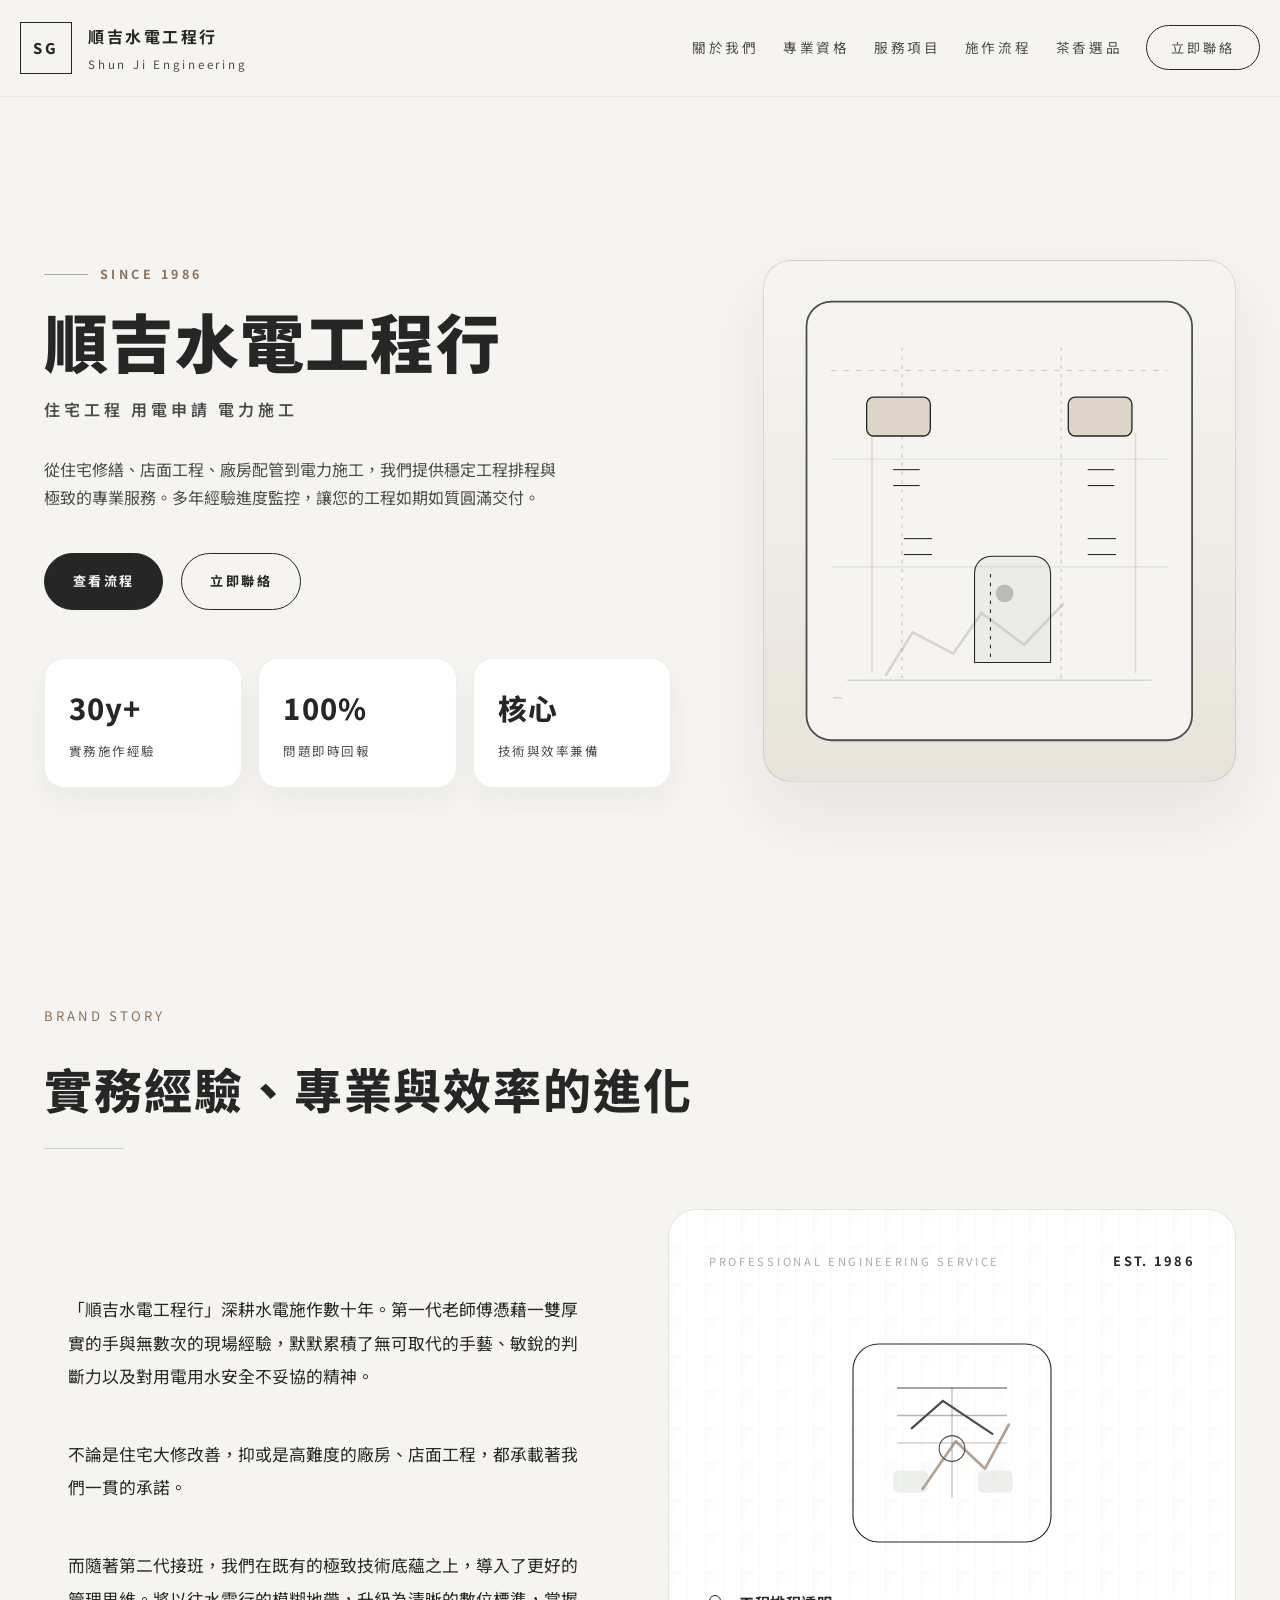
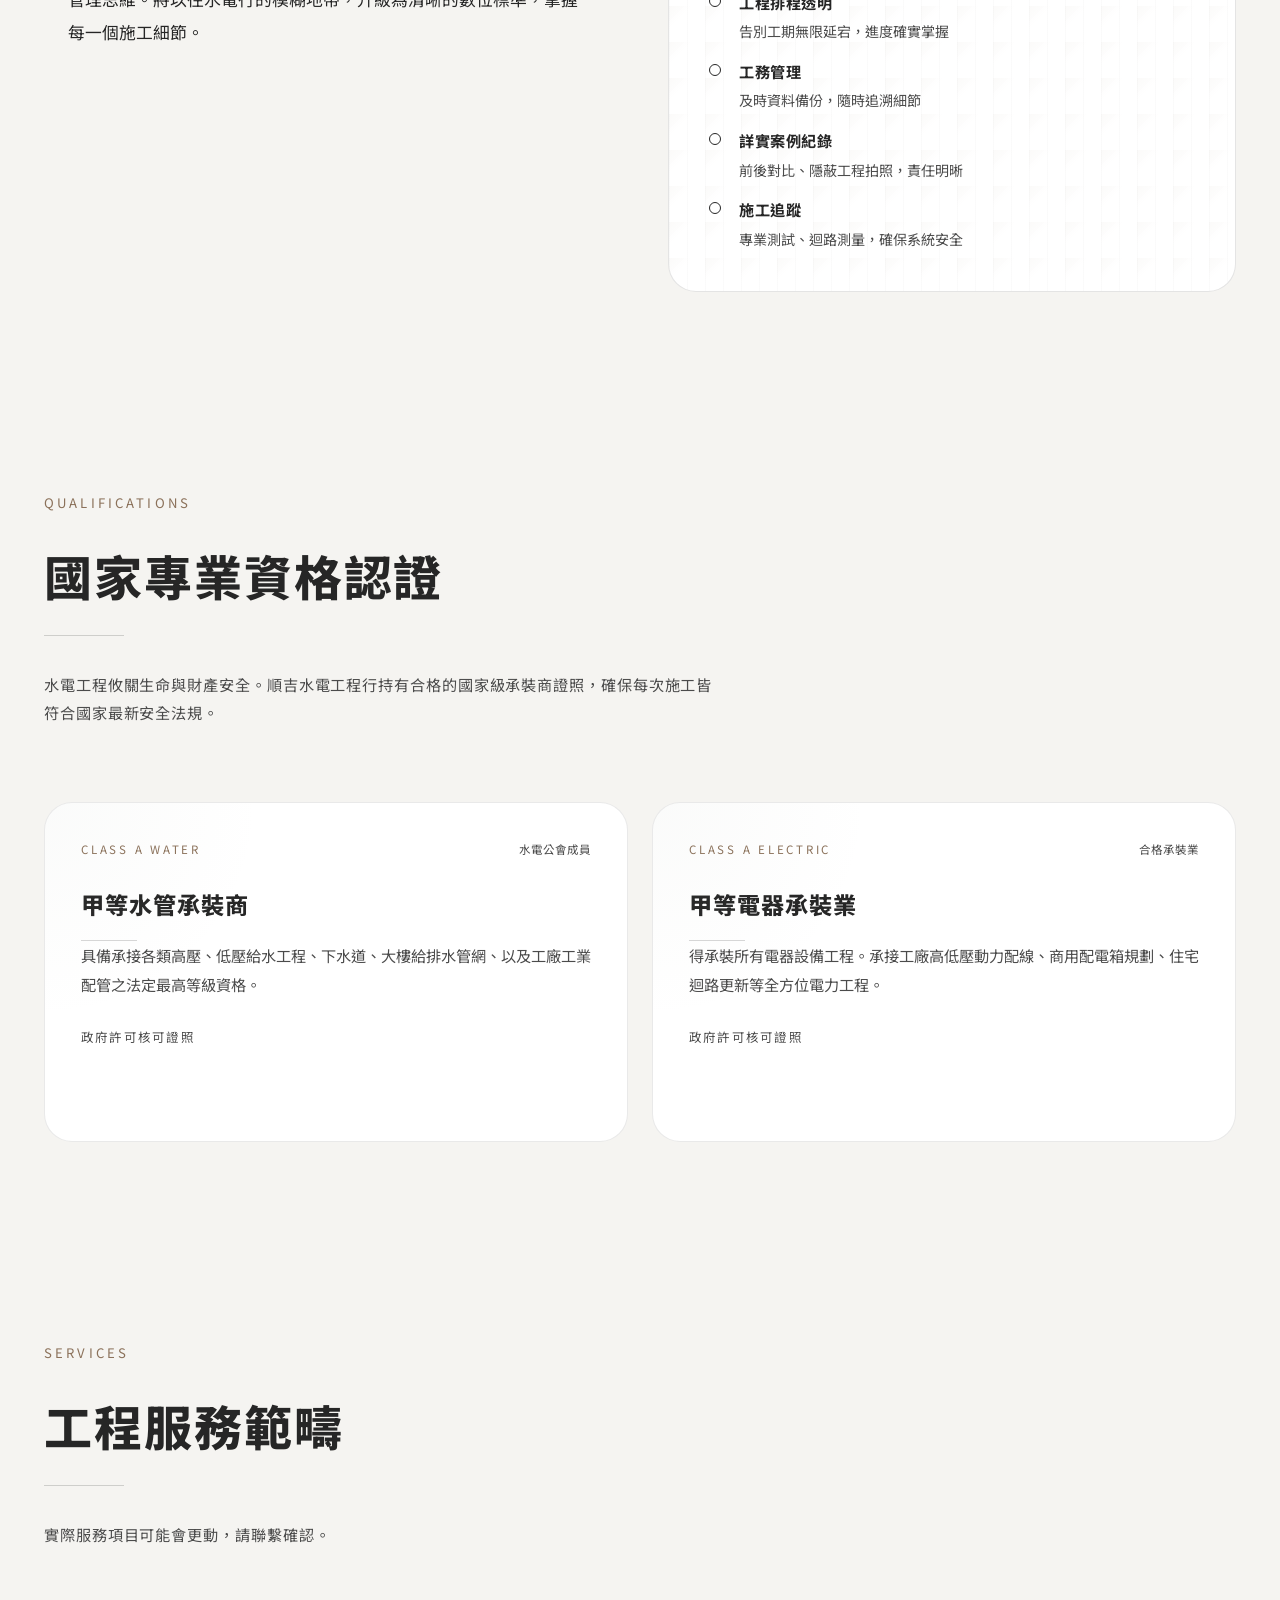
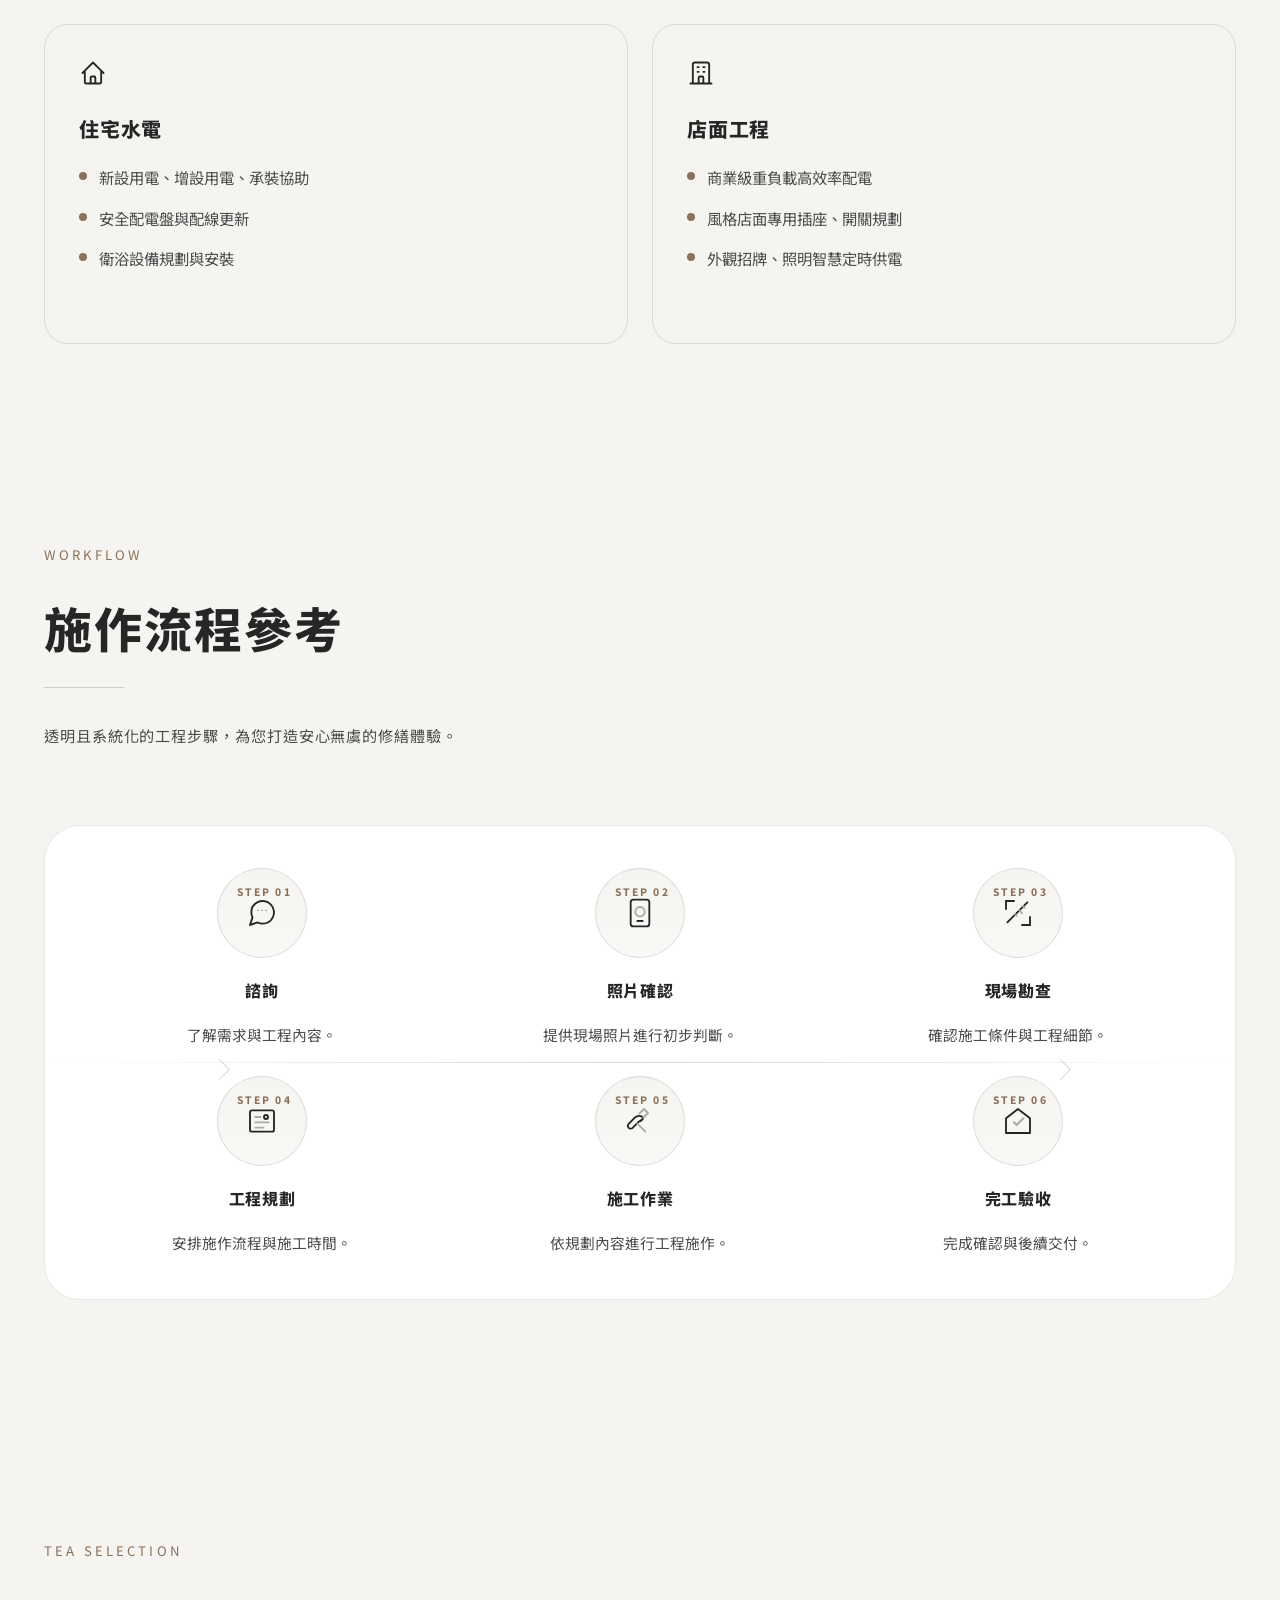
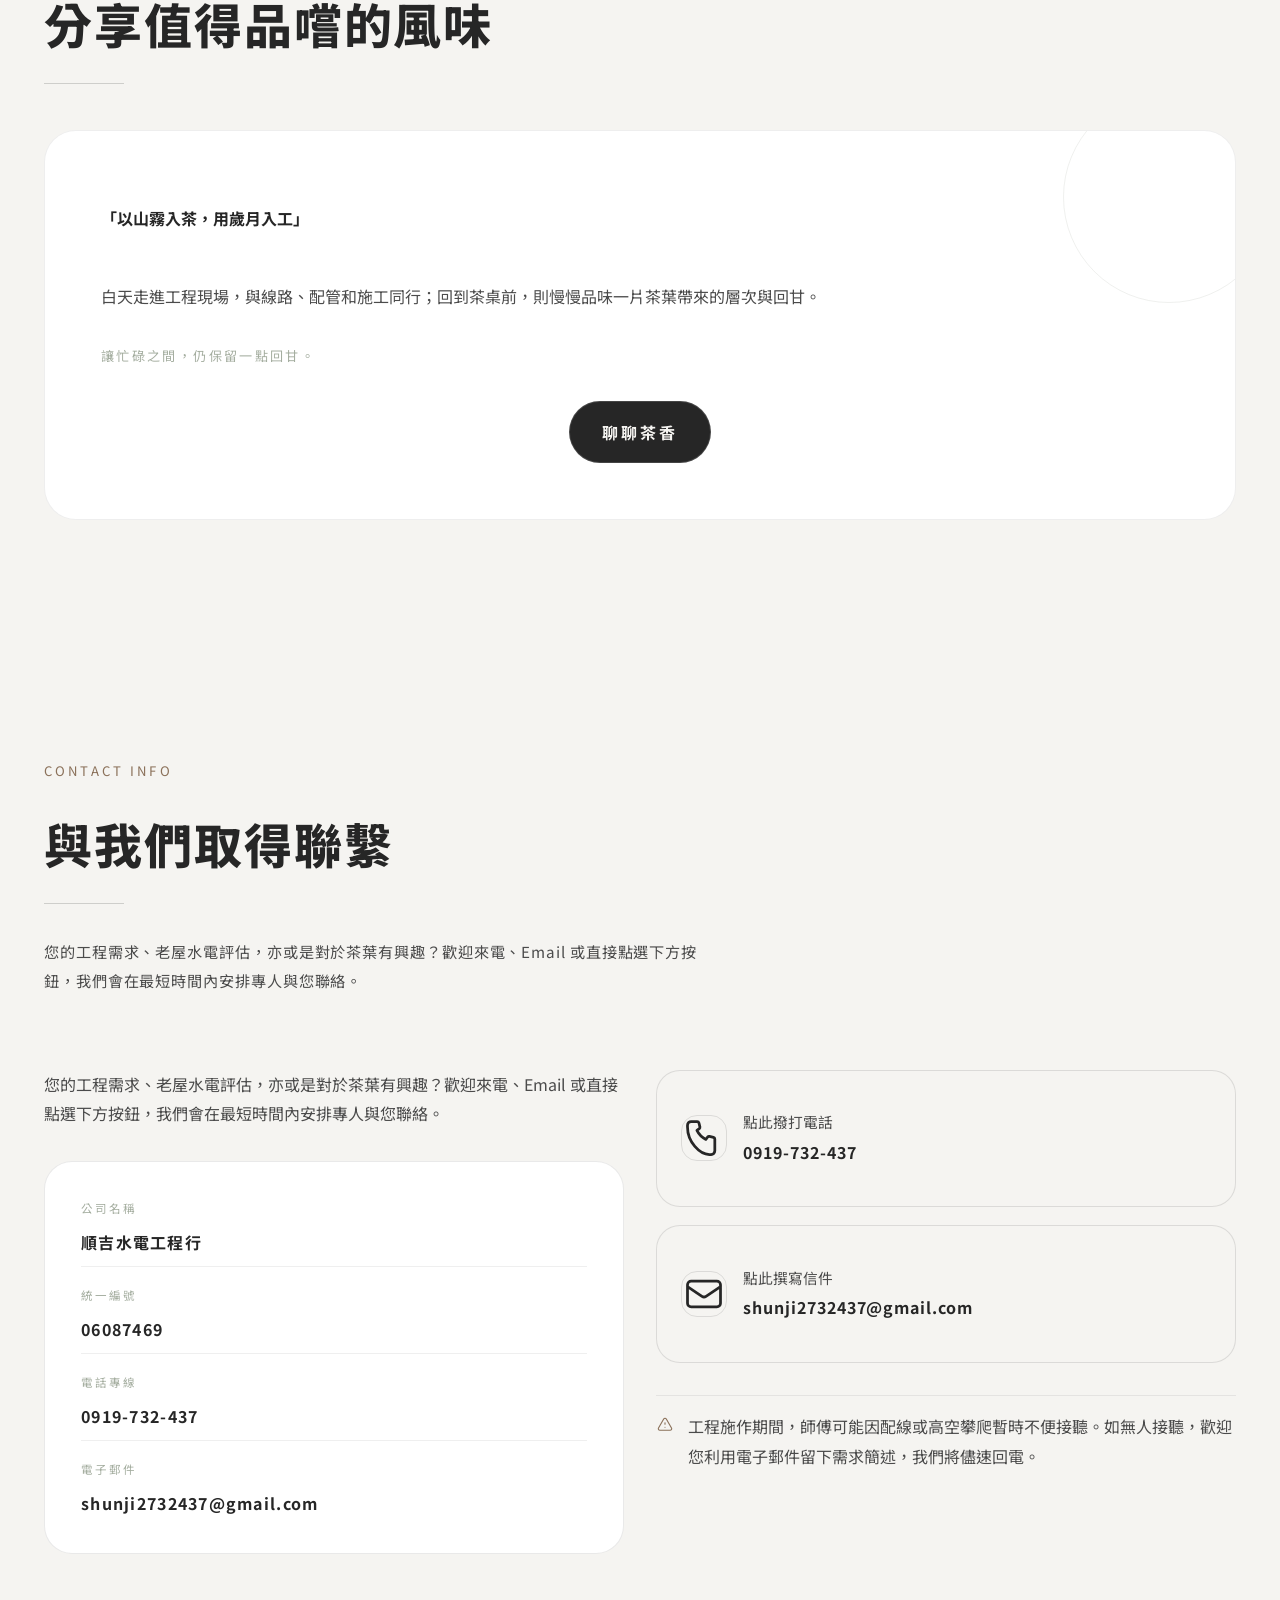
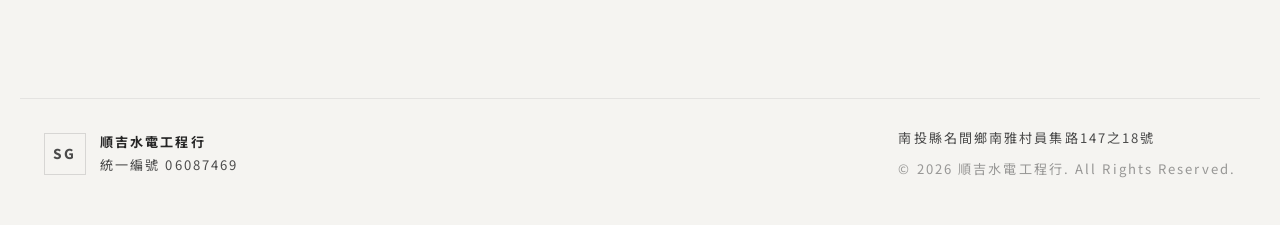
<file: sj.html>
<!DOCTYPE html>
<html lang="zh-TW" class="scroll-smooth">
<head>
    <meta charset="UTF-8">
    <meta name="viewport" content="width=device-width, initial-scale=1.0">
    <title>順吉水電工程行 - 多年實務經驗</title>
    <meta name="description" content="順吉水電工程行：累積多年專業經驗。提供住宅修繕、店面工程、廠房配管到電力施工等水電工程服務。">
    <meta name="keywords" content="順吉水電, 水電工程, 住宅修繕, 店面配電, 廠房配管, 老屋翻修, 水電行, 台北水電, 專業水電證照">
    <meta name="author" content="順吉水電工程行">
    <meta property="og:title" content="順吉水電工程行 - 多年實務經驗">
    <meta property="og:description" content="多年實務經驗，提供農地、住宅、店面、廠房水電工程服務。">
    <meta property="og:type" content="website">
    <link rel="preconnect" href="https://fonts.googleapis.com">
    <link rel="preconnect" href="https://fonts.gstatic.com" crossorigin>
    <link href="https://fonts.googleapis.com/css2?family=Inter:wght@300;400;500;600;700&family=Noto+Sans+TC:wght@300;400;500;700;900&display=swap" rel="stylesheet">

    <style>
        :root {
            color-scheme: light;
            font-family: 'Noto Sans TC', 'Inter', sans-serif;
            --bg: #F5F4F1;
            --charcoal: #262626;
            --iron: #4B4B4B;
            --mist: #F5F4F1;
            --linen: #DDD6C8;
            --sage: #A5AEA0;
            --wood: #8B715A;
            --text: #262626;
            --muted: #4B4B4B;
            --border: rgba(75,75,75,0.12);
            --shadow: rgba(38,38,38,0.08);
        }

        * {
            box-sizing: border-box;
        }

        html {
            scroll-behavior: smooth;
        }

        body {
            margin: 0;
            background: var(--mist);
            color: var(--text);
            line-height: 1.75;
            font-size: 16px;
            overflow-x: hidden;
        }

        img, svg {
            max-width: 100%;
            display: block;
        }

        a {
            color: inherit;
            text-decoration: none;
        }

        button {
            font: inherit;
        }

        .page-wrapper {
            max-width: 1240px;
            margin: 0 auto;
            padding: 0 24px;
        }

        header {
            position: sticky;
            top: 0;
            z-index: 20;
            backdrop-filter: blur(14px);
            background: rgba(245,244,241,0.90);
            border-bottom: 1px solid rgba(75,75,75,0.08);
        }

        .nav-inner {
            display: flex;
            align-items: center;
            justify-content: space-between;
            gap: 20px;
            padding: 22px 0;
        }

        .brand-identity {
            display: flex;
            align-items: center;
            gap: 16px;
        }

        .brand-mark {
            width: 52px;
            height: 52px;
            border: 1px solid var(--text);
            display: grid;
            place-items: center;
            font-size: 0.92rem;
            font-weight: 800;
            letter-spacing: 0.22em;
        }

        .brand-text h1 {
            margin: 0;
            font-size: 1rem;
            font-weight: 700;
            letter-spacing: 0.16em;
            text-transform: uppercase;
        }

        .brand-text p {
            margin: 4px 0 0;
            font-size: 0.72rem;
            letter-spacing: 0.24em;
            color: var(--muted);
        }

        nav ul {
            display: flex;
            flex-wrap: wrap;
            gap: 24px;
            padding: 0;
            margin: 0;
            list-style: none;
            font-size: 0.85rem;
            letter-spacing: 0.2em;
            color: var(--muted);
        }

        nav ul li a:hover {
            color: var(--charcoal);
        }

        .nav-action {
            padding: 12px 24px;
            border: 1px solid var(--charcoal);
            border-radius: 999px;
            font-size: 0.82rem;
            letter-spacing: 0.22em;
            text-transform: uppercase;
            transition: all 0.3s ease;
        }

        .nav-action:hover {
            background: var(--charcoal);
            color: var(--mist);
        }

        .hero {
            min-height: calc(100vh - 92px);
            display: grid;
            grid-template-columns: 1.15fr 0.85fr;
            gap: 80px;
            align-items: center;
            padding: 120px 0 80px;
        }

        .hero-left {
            padding-right: 12px;
        }

        .eyebrow {
            display: inline-flex;
            gap: 12px;
            align-items: center;
            font-size: 0.78rem;
            font-weight: 700;
            letter-spacing: 0.28em;
            text-transform: uppercase;
            color: var(--wood);
        }

        .eyebrow::before {
            content: '';
            width: 44px;
            height: 1px;
            background: var(--charcoal);
            opacity: 0.35;
        }

        .hero-title {
            margin: 24px 0 24px;
            font-size: clamp(3.2rem, 5vw, 5.4rem);
            line-height: 0.96;
            font-weight: 900;
            letter-spacing: 0.02em;
            max-width: 620px;
        }

        .hero-subtitle {
            font-size: 1rem;
            letter-spacing: 0.24em;
            font-weight: 600;
            text-transform: uppercase;
            display: inline-flex;
            gap: 22px;
            flex-wrap: wrap;
            color: var(--muted);
        }

        .hero-copy {
            margin-top: 32px;
            max-width: 520px;
            font-size: 1rem;
            color: var(--muted);
        }

        .hero-buttons {
            display: flex;
            flex-wrap: wrap;
            gap: 18px;
            margin-top: 42px;
        }

        .button-primary,
        .button-secondary {
            border-radius: 999px;
            border: 1px solid var(--charcoal);
            padding: 16px 28px;
            font-weight: 700;
            letter-spacing: 0.18em;
            transition: all 0.24s ease;
            text-transform: uppercase;
            font-size: 0.82rem;
        }

        .button-primary {
            background: var(--charcoal);
            color: var(--mist);
        }

        .button-primary:hover {
            transform: translateY(-1px);
        }

        .button-secondary {
            background: transparent;
            color: var(--charcoal);
        }

        .hero-right {
            min-height: 520px;
            display: grid;
            place-items: center;
            position: relative;
        }

        .hero-panel {
            width: min(100%, 520px);
            padding: 30px;
            background: linear-gradient(180deg, rgba(245,244,241,0.98), rgba(221,214,200,0.55));
            border: 1px solid rgba(38,38,38,0.12);
            border-radius: 28px;
            box-shadow: 0 32px 70px rgba(38,38,38,0.08);
            position: relative;
            overflow: hidden;
        }

        .hero-panel::before {
            content: '';
            position: absolute;
            top: -24px;
            left: -24px;
            width: 120px;
            height: 120px;
            border-top: 1px solid rgba(38,38,38,0.15);
            border-left: 1px solid rgba(38,38,38,0.15);
        }

        .hero-panel::after {
            content: '';
            position: absolute;
            bottom: -24px;
            right: -24px;
            width: 120px;
            height: 120px;
            border-bottom: 1px solid rgba(38,38,38,0.15);
            border-right: 1px solid rgba(38,38,38,0.15);
        }

        .hero-illustration {
            position: relative;
            width: 100%;
            aspect-ratio: 1 / 1.12;
        }

        .hero-illustration svg {
            width: 100%;
            height: 100%;
        }

        .section {
            padding: 100px 0;
            position: relative;
        }

        .section-title {
            display: grid;
            gap: 18px;
            margin-bottom: 60px;
        }

        .section-title span {
            font-size: 0.82rem;
            letter-spacing: 0.24em;
            text-transform: uppercase;
            color: var(--wood);
        }

        .section-title h2,
        .section-title h3 {
            margin: 0;
            font-size: clamp(2.1rem, 4vw, 3rem);
            font-weight: 800;
            letter-spacing: 0.04em;
            max-width: 720px;
        }

        .section-title .line {
            width: 80px;
            height: 1px;
            background: var(--charcoal);
            opacity: 0.18;
        }

        .brand-grid {
            display: grid;
            grid-template-columns: 1fr 1fr;
            gap: 56px;
            align-items: start; /* 讓左右欄頂部對齊 */
        }

        .brand-panel {
            background: #fff;
            border: 1px solid rgba(38,38,38,0.12);
            border-radius: 28px;
            padding: 40px;
            position: relative;
            overflow: hidden;
            min-height: 480px;
        }

        .brand-copy {
            /* 文字大小與行距可在此處調整 */
            font-size: 1.05rem; /* 可調整文字大小 */
            line-height: 2; /* 可調整行距 */
            padding: 40px 24px;
            display: grid;
            gap: 24px; /* 段落間距 */
        }

        .brand-copy::before {
            content: none; /* 移除右側底框效果 */
        }

        .brand-copy p {
            position: relative;
            z-index: 1;
            margin: 0;
        }

        .brand-copy p + p {
            margin-top: 1rem; /* 強化段落間視覺層次 */
        }

        .brand-panel::before {
            content: '';
            position: absolute;
            inset: 0;
            background-image: linear-gradient(135deg, rgba(215,208,198,0.1) 0%, transparent 35%), linear-gradient(90deg, rgba(38,38,38,0.02) 1px, transparent 1px);
            background-size: 36px 36px, 18px 18px;
        }

        .brand-panel .panel-header {
            position: relative;
            z-index: 1;
            display: flex;
            justify-content: space-between;
            gap: 10px;
            align-items: baseline;
        }

        .brand-panel .panel-header span {
            font-size: 0.7rem;
            letter-spacing: 0.24em;
            text-transform: uppercase;
            color: var(--sage);
        }

        .brand-panel .panel-header strong {
            font-size: 0.8rem;
            letter-spacing: 0.18em;
            color: var(--charcoal);
        }

        .brand-panel .hero-figure {
            position: relative;
            width: 100%;
            padding: 60px 0 0;
            display: grid;
            place-items: center;
            z-index: 1;
        }

        .brand-panel .hero-figure svg {
            width: 220px;
            height: 220px;
        }

        .brand-panel .copy {
            margin-top: 28px;
            position: relative;
            z-index: 1;
            color: var(--muted);
            font-size: 0.95rem;
            line-height: 1.9;
        }

        .brand-panel .feature-list {
            display: grid;
            gap: 14px;
            margin-top: 36px;
            position: relative;
            z-index: 1;
        }

        .brand-panel .feature-item {
            display: grid;
            grid-template-columns: auto 1fr;
            gap: 18px;
            align-items: flex-start;
        }

        .brand-panel .feature-item::before {
            content: '';
            width: 10px;
            height: 10px;
            border: 1px solid var(--charcoal);
            border-radius: 50%;
            margin-top: 6px;
        }

        .brand-panel .feature-item h4 {
            margin: 0 0 4px;
            font-size: 0.95rem;
            font-weight: 700;
            letter-spacing: 0.04em;
        }

        .brand-panel .feature-item p {
            margin: 0;
            color: var(--muted);
            font-size: 0.88rem;
        }

        .brand-copy {
            display: grid;
            gap: 28px;
        }

        .brand-copy p {
            margin: 0;
        }

        .badge-grid {
            display: grid;
            grid-template-columns: repeat(3, minmax(0, 1fr));
            gap: 16px;
            margin-top: 40px;
        }

        .badge {
            padding: 24px;
            border-radius: 20px;
            background: #fff;
            border: 1px solid rgba(38,38,38,0.08);
            box-shadow: 0 14px 30px rgba(38,38,38,0.05);
        }

        .badge strong {
            display: block;
            font-size: 1.8rem;
            font-weight: 800;
            letter-spacing: 0.04em;
        }

        .badge span {
            display: block;
            margin-top: 8px;
            font-size: 0.78rem;
            color: var(--muted);
            letter-spacing: 0.2em;
            text-transform: uppercase;
        }

        .card-grid,
        .service-grid,
        .contact-grid {
            display: grid;
            gap: 24px;
        }

        .card-grid {
            grid-template-columns: repeat(2, minmax(0, 1fr));
        }

        .card {
            background: #fff;
            border: 1px solid rgba(38,38,38,0.1);
            border-radius: 28px;
            padding: 36px;
            position: relative;
            overflow: hidden;
            min-height: 340px;
        }

        .card::before {
            content: '';
            position: absolute;
            inset: 0;
            background: radial-gradient(circle at top left, rgba(165,174,160,0.05), transparent 32%);
            pointer-events: none;
        }

        .card h4 {
            margin: 24px 0 16px;
            font-size: 1.45rem;
            font-weight: 800;
            letter-spacing: 0.04em;
        }

        .card p {
            margin: 0;
            color: var(--muted);
            font-size: 0.95rem;
            line-height: 1.9;
        }

        .card small {
            display: block;
            margin-top: 28px;
            color: var(--muted);
            font-size: 0.78rem;
            letter-spacing: 0.18em;
            text-transform: uppercase;
        }

        .service-grid {
            grid-template-columns: repeat(2, minmax(0, 1fr));
        }

        .service-card {
            background: var(--mist);
            border: 1px solid rgba(38,38,38,0.12);
            border-radius: 24px;
            padding: 34px;
            min-height: 320px;
            display: flex;
            flex-direction: column;
            justify-content: space-between;
            transition: transform 0.3s ease;
        }

        .service-card:hover {
            transform: translateY(-4px);
        }

        .service-card svg {
            width: 28px;
            height: 28px;
            margin-bottom: 24px;
            color: var(--charcoal);
        }

        .service-card h4 {
            margin: 0 0 18px;
            font-size: 1.25rem;
            font-weight: 800;
            letter-spacing: 0.04em;
        }

        .service-card ul {
            list-style: none;
            padding: 0;
            margin: 0;
            display: grid;
            gap: 14px;
        }

        .service-card li {
            display: flex;
            align-items: flex-start;
            gap: 12px;
            color: var(--muted);
            font-size: 0.96rem;
        }

        .service-card li::before {
            content: '';
            width: 8px;
            height: 8px;
            margin-top: 8px;
            background: var(--wood);
            border-radius: 50%;
            flex-shrink: 0;
        }

        .process-panel {
            background: #fff;
            border: 1px solid rgba(38,38,38,0.1);
            border-radius: 36px;
            padding: 42px;
            position: relative;
            overflow: hidden;
        }

        .process-panel::before {
            content: '';
            position: absolute;
            left: 50%;
            top: 24px;
            width: 1px;
            height: calc(100% - 48px);
            background: rgba(38,38,38,0.08);
            transform: translateX(-50%);
            display: none;
        }

        .process-steps {
            display: grid;
            grid-template-columns: repeat(3, minmax(0, 1fr));
            gap: 28px;
            position: relative;
            z-index: 1;
        }

        .step {
            display: grid;
            gap: 18px;
            text-align: center;
        }

        .step-mark {
            width: 90px;
            height: 90px;
            margin: 0 auto;
            border: 1px solid rgba(38,38,38,0.12);
            border-radius: 50%;
            display: grid;
            place-items: center;
            color: var(--charcoal);
            font-weight: 800;
            background: linear-gradient(180deg, rgba(245,244,241,0.96), rgba(221,214,200,0.16));
            position: relative;
        }

        .step-mark::after {
            content: attr(data-step);
            position: absolute;
            top: 14px;
            right: 14px;
            font-size: 0.64rem;
            letter-spacing: 0.22em;
            text-transform: uppercase;
            color: var(--wood);
        }

        .step-icon {
            width: 32px;
            height: 32px;
        }

        .step-title {
            margin: 0;
            font-size: 1rem;
            font-weight: 800;
            letter-spacing: 0.04em;
        }

        .step-copy {
            margin: 0;
            color: var(--muted);
            font-size: 0.92rem;
            line-height: 1.8;
        }

        .process-arrow {
            position: absolute;
            top: 50%;
            left: 0;
            right: 0;
            height: 1px;
            background: linear-gradient(90deg, transparent, rgba(38,38,38,0.18), transparent);
            z-index: 0;
        }

        .process-arrow::before,
        .process-arrow::after {
            content: '';
            position: absolute;
            width: 14px;
            height: 14px;
            border-top: 1px solid rgba(38,38,38,0.18);
            border-right: 1px solid rgba(38,38,38,0.18);
            transform: rotate(45deg);
        }

        .process-arrow::before {
            left: 14%;
        }

        .process-arrow::after {
            right: 14%;
        }

        .tea-section {
            background: transparent;
            padding: 140px 0;
        }

        .tea-panel {
            background: #fff;
            border: 1px solid rgba(38,38,38,0.08);
            border-radius: 32px;
            padding: 56px;
            display: grid;
            gap: 32px;
            position: relative;
            overflow: hidden;
        }

        .tea-panel::before {
            content: '';
            position: absolute;
            top: -40px;
            right: -40px;
            width: 210px;
            height: 210px;
            border-radius: 50%;
            border: 1px solid rgba(165,174,160,0.18);
        }

        .tea-heading {
            display: grid;
            gap: 18px;
            text-align: center;
        }

        .tea-heading span {
            font-size: 0.75rem;
            letter-spacing: 0.24em;
            text-transform: uppercase;
            color: var(--wood);
        }

        .tea-heading h2 {
            margin: 0;
            font-size: clamp(2rem, 4vw, 3.5rem);
            font-weight: 800;
            letter-spacing: 0.04em;
            color: var(--charcoal);
        }

        .tea-copy {
            display: grid;
            gap: 16px;
            max-width: 760px;
            margin: 0;
            color: var(--muted);
            font-size: 1rem;
            line-height: 1.9;
        }

        .tea-copy strong,
        .tea-copy p:first-child {
            color: var(--charcoal);
            font-weight: 700;
        }

        .tea-copy small {
            color: var(--sage);
            letter-spacing: 0.18em;
            text-transform: uppercase;
            font-size: 0.82rem;
        }

        .tea-button {
            width: fit-content;
            justify-self: center;
            background: var(--charcoal);
            color: var(--mist);
            padding: 16px 32px;
            border-radius: 999px;
            font-weight: 700;
            letter-spacing: 0.18em;
            text-transform: uppercase;
            border: 1px solid rgba(255,255,255,0.14);
        }

        .contact-grid {
            grid-template-columns: 1fr 1fr;
            gap: 32px;
        }

        .contact-panel {
            display: grid;
            gap: 32px;
        }

        .contact-panel h2 {
            margin: 0;
            font-size: 2.6rem;
            line-height: 1.05;
            font-weight: 800;
            letter-spacing: 0.04em;
        }

        .contact-panel p {
            margin: 0;
            color: var(--muted);
            font-size: 1rem;
            line-height: 1.85;
        }

        .contact-card {
            background: #fff;
            border: 1px solid rgba(38,38,38,0.1);
            border-radius: 28px;
            padding: 36px;
            display: grid;
            gap: 18px;
        }

        .contact-item {
            display: grid;
            gap: 10px;
            padding-bottom: 10px;
            border-bottom: 1px solid rgba(38,38,38,0.07);
        }

        .contact-item:last-child {
            border-bottom: none;
            padding-bottom: 0;
        }

        .contact-item span {
            display: block;
            color: var(--sage);
            font-size: 0.72rem;
            letter-spacing: 0.18em;
            text-transform: uppercase;
        }

        .contact-item strong {
            color: var(--charcoal);
            font-size: 1rem;
            letter-spacing: 0.08em;
            font-weight: 700;
        }

        .contact-actions {
            display: grid;
            gap: 18px;
        }

        .contact-actions a {
            display: grid;
            grid-template-columns: auto 1fr;
            gap: 16px;
            align-items: center;
            padding: 20px 24px;
            border-radius: 24px;
            text-decoration: none;
            color: inherit;
            background: var(--mist);
            border: 1px solid rgba(38,38,38,0.12);
            transition: transform 0.25s ease;
        }

        .contact-actions a:hover {
            transform: translateY(-2px);
        }

        .contact-action-icon {
            width: 46px;
            height: 46px;
            border-radius: 16px;
            border: 1px solid rgba(38,38,38,0.12);
            display: grid;
            place-items: center;
            color: var(--charcoal);
        }

        .contact-actions p {
            margin: 0;
            font-size: 0.92rem;
            line-height: 1.5;
        }

        .contact-actions strong {
            display: block;
            font-size: 1rem;
            margin-top: 4px;
            letter-spacing: 0.06em;
        }

        .contact-note {
            display: grid;
            grid-template-columns: auto 1fr;
            gap: 14px;
            align-items: flex-start;
            padding-top: 16px;
            border-top: 1px solid rgba(38,38,38,0.08);
            color: var(--muted);
            font-size: 0.84rem;
            line-height: 1.8;
        }

        .contact-note svg {
            width: 18px;
            height: 18px;
            margin-top: 4px;
            color: var(--wood);
        }

        footer {
            padding: 44px 0;
            color: var(--muted);
        }

        .footer-inner {
            display: flex;
            justify-content: space-between;
            gap: 24px;
            align-items: center;
            flex-wrap: wrap;
            border-top: 1px solid rgba(38,38,38,0.08);
            padding-top: 28px;
            font-size: 0.82rem;
            letter-spacing: 0.16em;
        }

        .footer-inner .brand {
            display: flex;
            align-items: center;
            gap: 14px;
        }

        .footer-inner .brand-mark {
            width: 42px;
            height: 42px;
            border: 1px solid rgba(38,38,38,0.14);
            display: grid;
            place-items: center;
            font-size: 0.85rem;
            letter-spacing: 0.18em;
        }

        .footer-inner strong {
            display: block;
            color: var(--charcoal);
            font-weight: 700;
        }

        @media (max-width: 1024px) {
            .hero {
                grid-template-columns: 1fr;
                min-height: auto;
                padding-top: 100px;
            }
            .brand-grid,
            .contact-grid,
            .card-grid,
            .service-grid {
                grid-template-columns: 1fr;
            }
            .hero-panel {
                margin-top: 32px;
            }
        }

        @media (max-width: 768px) {
            .page-wrapper {
                padding: 0 18px;
            }
            .nav-inner {
                flex-wrap: wrap;
                padding: 20px 0;
            }
            nav ul {
                gap: 14px;
            }
            .hero-title {
                font-size: 3.2rem;
            }
            .hero-buttons {
                flex-direction: column;
                align-items: stretch;
            }
            .hero-panel,
            .brand-panel,
            .card,
            .service-card,
            .tea-panel,
            .contact-card {
                padding: 28px;
            }
            .process-panel::before {
                display: none;
            }
            .process-steps {
                grid-template-columns: 1fr;
            }
            .section {
                padding: 80px 0;
            }
            .tea-section {
                padding: 100px 0;
            }
        }

        .fade-up {
            opacity: 0;
            transform: translateY(18px);
            animation: fadeInUp 1.1s ease forwards;
        }

        .fade-up.delay-1 { animation-delay: 0.2s; }
        .fade-up.delay-2 { animation-delay: 0.35s; }
        .fade-up.delay-3 { animation-delay: 0.5s; }
        .fade-up.delay-4 { animation-delay: 0.65s; }

        @keyframes fadeInUp {
            to { opacity: 1; transform: translateY(0); }
        }
    </style>
</head>
<body>
    <header>
        <div class="page-wrapper nav-inner">
            <div class="brand-identity fade-up">
                <div class="brand-mark">SG</div>
                <div class="brand-text">
                    <h1>順吉水電工程行</h1>
                    <p>Shun Ji Engineering</p>
                </div>
            </div>
            <nav class="fade-up delay-1" aria-label="主導覽">
                <ul>
                    <li><a href="#about">關於我們</a></li>
                    <li><a href="#qualifications">專業資格</a></li>
                    <li><a href="#services">服務項目</a></li>
                    <li><a href="#process">施作流程</a></li>
                    <li><a href="#tea">茶香選品</a></li>
                    <li><a class="nav-action" href="#contact">立即聯絡</a></li>
                </ul>
            </nav>
        </div>
    </header>

    <main class="page-wrapper">
        <section class="hero">
            <div class="hero-left fade-up">
                <div class="eyebrow">SINCE 1986</div>
                <h1 class="hero-title">順吉水電工程行</h1>
                <div class="hero-subtitle">住宅工程 用電申請 電力施工</div>
                <p class="hero-copy">從住宅修繕、店面工程、廠房配管到電力施工，我們提供穩定工程排程與極致的專業服務。多年經驗進度監控，讓您的工程如期如質圓滿交付。</p>
                <div class="hero-buttons">
                    <a class="button-primary" href="#process">查看流程</a>
                    <a class="button-secondary" href="#contact">立即聯絡</a>
                </div>
                <div class="badge-grid" style="margin-top: 48px;">
                    <div class="badge">
                        <strong>30y+</strong>
                        <span>實務施作經驗</span>
                    </div>
                    <div class="badge">
                        <strong>100%</strong>
                        <span>問題即時回報</span>
                    </div>
                    <div class="badge">
                        <strong>核心</strong>
                        <span>技術與效率兼備</span>
                    </div>
                </div>
            </div>
            <div class="hero-right fade-up delay-1">
                <div class="hero-panel">
                    <div class="hero-illustration">
                        <svg viewBox="0 0 460 520" fill="none" xmlns="http://www.w3.org/2000/svg">
                            <rect x="12" y="12" width="436" height="496" rx="28" fill="#F5F4F1" stroke="#4B4B4B" stroke-width="2"/>
                            <path d="M40 90H420" stroke="#4B4B4B" stroke-width="1" stroke-dasharray="6 8" opacity="0.3"/>
                            <path d="M120 64V440" stroke="#4B4B4B" stroke-width="1" stroke-dasharray="4 6" opacity="0.35"/>
                            <path d="M300 64V440" stroke="#4B4B4B" stroke-width="1" stroke-dasharray="4 6" opacity="0.35"/>
                            <path d="M40 190H420" stroke="#A5AEA0" stroke-width="1" opacity="0.4"/>
                            <path d="M40 312H420" stroke="#A5AEA0" stroke-width="1" opacity="0.4"/>
                            <path d="M86 160L86 432" stroke="#8B715A" stroke-width="2" opacity="0.18"/>
                            <path d="M384 160L384 432" stroke="#8B715A" stroke-width="2" opacity="0.18"/>
                            <path d="M102 434L132 386L178 410L210 364L258 400L302 354" stroke="#262626" stroke-width="3" stroke-linecap="round" opacity="0.15"/>
                            <rect x="80" y="120" width="72" height="44" rx="8" fill="#DDD6C8" stroke="#262626" stroke-width="1.5"/>
                            <rect x="308" y="120" width="72" height="44" rx="8" fill="#DDD6C8" stroke="#262626" stroke-width="1.5"/>
                            <path d="M110 202L140 202" stroke="#262626" stroke-width="1.2"/>
                            <path d="M110 220L140 220" stroke="#262626" stroke-width="1.2"/>
                            <path d="M330 202L360 202" stroke="#262626" stroke-width="1.2"/>
                            <path d="M330 220L360 220" stroke="#262626" stroke-width="1.2"/>
                            <path d="M202 320C202 308 210 300 222 300H268C280 300 288 308 288 320V420H202V320Z" fill="#A5AEA0" fill-opacity="0.12" stroke="#262626" stroke-width="1.2"/>
                            <path d="M220 320V420" stroke="#262626" stroke-width="1.2" stroke-dasharray="4 6"/>
                            <circle cx="236" cy="342" r="10" fill="#262626" opacity="0.25"/>
                            <path d="M122 280L154 280" stroke="#262626" stroke-width="1.2"/>
                            <path d="M122 298L154 298" stroke="#262626" stroke-width="1.2"/>
                            <path d="M330 280L362 280" stroke="#262626" stroke-width="1.2"/>
                            <path d="M330 298L362 298" stroke="#262626" stroke-width="1.2"/>
                            <path d="M58 440L402 440" stroke="#262626" stroke-width="1.5" opacity="0.18"/>
                            <path d="M52 460L42 460" stroke="#262626" stroke-width="1.5" opacity="0.18"/>
                        </svg>
                    </div>
                </div>
            </div>
        </section>

        <section id="about" class="section fade-up delay-2">
            <div class="section-title">
                <span>BRAND STORY</span>
                <h2>實務經驗、專業與效率的進化</h2>
                <div class="line"></div>
            </div>
            <div class="brand-grid">
                <div class="brand-copy fade-up delay-3">
                    <p></p><p>「順吉水電工程行」深耕水電施作數十年。第一代老師傅憑藉一雙厚實的手與無數次的現場經驗，默默累積了無可取代的手藝、敏銳的判斷力以及對用電用水安全不妥協的精神。</p>
                    <p>不論是住宅大修改善，抑或是高難度的廠房、店面工程，都承載著我們一貫的承諾。</p>
                    <p>而隨著第二代接班，我們在既有的極致技術底蘊之上，導入了更好的管理思維。將以往水電行的模糊地帶，升級為清晰的數位標準，掌握每一個施工細節。</p>
                </div>
                <div class="brand-panel">
                    <div class="panel-header">
                        <span>PROFESSIONAL ENGINEERING SERVICE</span>
                        <strong>EST. 1986</strong>
                    </div>
                    <div class="brand-figure hero-figure">
                        <svg viewBox="0 0 240 240" fill="none" xmlns="http://www.w3.org/2000/svg">
                            <rect x="12" y="12" width="216" height="216" rx="28" stroke="#262626" stroke-width="1.2"/>
                            <path d="M60 60H180" stroke="#262626" stroke-width="1.6" opacity="0.55"/>
                            <path d="M60 90H180" stroke="#262626" stroke-width="1.6" opacity="0.35"/>
                            <path d="M60 120H180" stroke="#262626" stroke-width="1.6" opacity="0.2"/>
                            <path d="M120 60V180" stroke="#262626" stroke-width="1.6" opacity="0.25"/>
                            <path d="M88 170L124 118L156 148L182 100" stroke="#8B715A" stroke-width="3" stroke-linecap="round" stroke-linejoin="round" opacity="0.65"/>
                            <path d="M76 104L110 74L164 110" stroke="#4B4B4B" stroke-width="2.4" stroke-linecap="round"/>
                            <rect x="56" y="150" width="38" height="24" rx="6" fill="#A5AEA0" opacity="0.2"/>
                            <rect x="148" y="150" width="38" height="24" rx="6" fill="#A5AEA0" opacity="0.2"/>
                            <circle cx="120" cy="126" r="14" stroke="#4B4B4B" stroke-width="1.2"/>
                        </svg>
                    </div>
                    
                    <div class="feature-list">
                        <div class="feature-item">
                            <div>
                                <h4>工程排程透明</h4>
                                <p>告別工期無限延宕，進度確實掌握</p>
                            </div>
                        </div>
                        <div class="feature-item">
                            <div>
                                <h4>工務管理</h4>
                                <p>及時資料備份，隨時追溯細節</p>
                            </div>
                        </div>
                        <div class="feature-item">
                            <div>
                                <h4>詳實案例紀錄</h4>
                                <p>前後對比、隱蔽工程拍照，責任明晰</p>
                            </div>
                        </div>
                        <div class="feature-item">
                            <div>
                                <h4>施工追蹤</h4>
                                <p>專業測試、迴路測量，確保系統安全</p>
                            </div>
                        </div>
                    </div>
                </div>
            </div>
        </section>

        <section id="qualifications" class="section fade-up delay-2">
            <div class="section-title">
                <span>QUALIFICATIONS</span>
                <h2>國家專業資格認證</h2>
                <div class="line"></div>
                <p style="max-width: 680px; color: var(--muted); font-size: 0.95rem; letter-spacing: 0.06em; line-height: 1.9;">水電工程攸關生命與財產安全。順吉水電工程行持有合格的國家級承裝商證照，確保每次施工皆符合國家最新安全法規。</p>
            </div>
            <div class="card-grid">
                <article class="card fade-up delay-3">
                    <div style="display:flex; justify-content:space-between; gap:16px; align-items:flex-start;">
                        <span style="font-size:0.72rem; letter-spacing:0.24em; text-transform:uppercase; color: var(--wood);">CLASS A WATER</span>
                        <span style="font-size:0.72rem; color: var(--muted);">水電公會成員</span>
                    </div>
                    <h4>甲等水管承裝商</h4>
                    <div style="width: 56px; height: 1px; background: var(--charcoal); opacity:0.18;"></div>
                    <p>具備承接各類高壓、低壓給水工程、下水道、大樓給排水管網、以及工廠工業配管之法定最高等級資格。</p>
                    <small>政府許可核可證照</small>
                </article>
                <article class="card fade-up delay-4">
                    <div style="display:flex; justify-content:space-between; gap:16px; align-items:flex-start;">
                        <span style="font-size:0.72rem; letter-spacing:0.24em; text-transform:uppercase; color: var(--wood);">CLASS A ELECTRIC</span>
                        <span style="font-size:0.72rem; color: var(--muted);">合格承裝業</span>
                    </div>
                    <h4>甲等電器承裝業</h4>
                    <div style="width: 56px; height: 1px; background: var(--charcoal); opacity:0.18;"></div>
                    <p>得承裝所有電器設備工程。承接工廠高低壓動力配線、商用配電箱規劃、住宅迴路更新等全方位電力工程。</p>
                    <small>政府許可核可證照</small>
                </article>
            </div>
        </section>

        <section id="services" class="section fade-up delay-2">
            <div class="section-title">
                <span>SERVICES</span>
                <h2>工程服務範疇</h2>
                <div class="line"></div>
                <p style="max-width: 680px; color: var(--muted); font-size: 0.95rem; letter-spacing: 0.06em; line-height: 1.9;">實際服務項目可能會更動，請聯繫確認。</p>
            </div>
            <div class="service-grid">
                <article class="service-card fade-up delay-3">
                    <div>
                        <svg viewBox="0 0 24 24" fill="none" xmlns="http://www.w3.org/2000/svg"><path d="M3 12l2-2m0 0l7-7 7 7M5 10v10a1 1 0 001 1h3m10-11l2 2m-2-2v10a1 1 0 01-1 1h-3m-6 0a1 1 0 001-1v-4a1 1 0 011-1h2a1 1 0 011 1v4a1 1 0 001 1m-6 0h6" stroke="#262626" stroke-width="1.6" stroke-linecap="round" stroke-linejoin="round"/></svg>
                        <h4>住宅水電</h4>
                        <ul>
                            <li>新設用電、增設用電、承裝協助</li>
                            <li>安全配電盤與配線更新</li>
                            <li>衛浴設備規劃與安裝</li>
                        </ul>
                    </div>
                </article>
                <article class="service-card fade-up delay-4">
                    <div>
                        <svg viewBox="0 0 24 24" fill="none" xmlns="http://www.w3.org/2000/svg"><path d="M19 21V5a2 2 0 00-2-2H7a2 2 0 00-2 2v16m14 0h2m-2 0h-5m-9 0H3m2 0h5M9 7h1m-1 4h1m4-4h1m-1 4h1m-5 10v-5a1 1 0 011-1h2a1 1 0 011 1v5m-4 0h4" stroke="#262626" stroke-width="1.6" stroke-linecap="round" stroke-linejoin="round"/></svg>
                        <h4>店面工程</h4>
                        <ul>
                            <li>商業級重負載高效率配電</li>
                            <li>風格店面專用插座、開關規劃</li>
                            <li>外觀招牌、照明智慧定時供電</li>
                        </ul>
                    </div>
                </article>
            </div>
        </section>

        <section id="process" class="section fade-up delay-2">
            <div class="section-title">
                <span>WORKFLOW</span>
                <h2>施作流程參考</h2>
                <div class="line"></div>
                <p style="max-width: 680px; color: var(--muted); font-size: 0.95rem; letter-spacing: 0.06em; line-height: 1.9;">透明且系統化的工程步驟，為您打造安心無虞的修繕體驗。</p>
            </div>
            <div class="process-panel">
                <div class="process-arrow"></div>
                <div class="process-steps">
                    <article class="step">
                        <div class="step-mark" data-step="STEP 01">
                            <svg class="step-icon" viewBox="0 0 24 24" fill="none" xmlns="http://www.w3.org/2000/svg"><path d="M21 11.5a8.38 8.38 0 0 1-.9 3.8 8.5 8.5 0 0 1-7.6 4.7 8.38 8.38 0 0 1-3.8-.9L3 21l1.9-5.7a8.38 8.38 0 0 1-.9-3.8 8.5 8.5 0 0 1 4.7-7.6 8.38 8.38 0 0 1 3.8-.9h.5a8.48 8.48 0 0 1 8 8v.5z" stroke="#262626" stroke-width="1.4" stroke-linecap="round" stroke-linejoin="round"/><path d="M9 10h.01M15 10h.01M12 10h.01" stroke="#A5AEA0" stroke-width="1.4" stroke-linecap="round"/></svg>
                        </div>
                        <h3 class="step-title">諮詢</h3>
                        <p class="step-copy">了解需求與工程內容。</p>
                    </article>
                    <article class="step">
                        <div class="step-mark" data-step="STEP 02">
                            <svg class="step-icon" viewBox="0 0 24 24" fill="none" xmlns="http://www.w3.org/2000/svg"><rect x="5" y="2" width="14" height="20" rx="2" stroke="#262626" stroke-width="1.4"/><circle cx="12" cy="11" r="3.5" stroke="#A5AEA0" stroke-width="1.4"/><path d="M10 18h4" stroke="#262626" stroke-width="1.4" stroke-linecap="round"/></svg>
                        </div>
                        <h3 class="step-title">照片確認</h3>
                        <p class="step-copy">提供現場照片進行初步判斷。</p>
                    </article>
                    <article class="step">
                        <div class="step-mark" data-step="STEP 03">
                            <svg class="step-icon" viewBox="0 0 24 24" fill="none" xmlns="http://www.w3.org/2000/svg"><path d="M19 4L4 19" stroke="#262626" stroke-width="1.4" stroke-linecap="round"/><path d="M16 7L17 8M13 10L15 12M10 13L11 14" stroke="#A5AEA0" stroke-width="1.4" stroke-linecap="round"/><path d="M3 9V3H9" stroke="#262626" stroke-width="1.4" stroke-linecap="round"/><path d="M21 15V21H15" stroke="#262626" stroke-width="1.4" stroke-linecap="round"/></svg>
                        </div>
                        <h3 class="step-title">現場勘查</h3>
                        <p class="step-copy">確認施工條件與工程細節。</p>
                    </article>
                    <article class="step">
                        <div class="step-mark" data-step="STEP 04">
                            <svg class="step-icon" viewBox="0 0 24 24" fill="none" xmlns="http://www.w3.org/2000/svg"><rect x="3" y="4" width="18" height="16" rx="1.5" stroke="#262626" stroke-width="1.4"/><path d="M7 9H11M7 13H17M7 17H13" stroke="#A5AEA0" stroke-width="1.4" stroke-linecap="round"/><circle cx="15" cy="9" r="1.5" stroke="#262626" stroke-width="1.4"/></svg>
                        </div>
                        <h3 class="step-title">工程規劃</h3>
                        <p class="step-copy">安排施作流程與施工時間。</p>
                    </article>
                    <article class="step">
                        <div class="step-mark" data-step="STEP 05">
                            <svg class="step-icon" viewBox="0 0 24 24" fill="none" xmlns="http://www.w3.org/2000/svg"><path d="M14.5 9.5a4.5 4.5 0 0 0-6.4 0l-4.6 4.6a2.1 2.1 0 1 0 3 3l4.6-4.6a4.5 4.5 0 0 0 3.4-3z" stroke="#262626" stroke-width="1.4" stroke-linecap="round" stroke-linejoin="round"/><path d="M14.5 9.5L18 6l-3-3-3.5 3.5" stroke="#A5AEA0" stroke-width="1.4" stroke-linecap="round" stroke-linejoin="round"/><path d="M10 14L16 20" stroke="#A5AEA0" stroke-width="1.4" stroke-linecap="round" stroke-linejoin="round"/></svg>
                        </div>
                        <h3 class="step-title">施工作業</h3>
                        <p class="step-copy">依規劃內容進行工程施作。</p>
                    </article>
                    <article class="step">
                        <div class="step-mark" data-step="STEP 06">
                            <svg class="step-icon" viewBox="0 0 24 24" fill="none" xmlns="http://www.w3.org/2000/svg"><path d="M3 10L12 3L21 10V21H3V10Z" stroke="#262626" stroke-width="1.4" stroke-linecap="round" stroke-linejoin="round"/><path d="M9 13L11 15L16 10" stroke="#A5AEA0" stroke-width="1.6" stroke-linecap="round" stroke-linejoin="round"/></svg>
                        </div>
                        <h3 class="step-title">完工驗收</h3>
                        <p class="step-copy">完成確認與後續交付。</p>
                    </article>
                </div>
            </div>
        </section>

        <section id="tea" class="tea-section fade-up delay-2">
            <div class="section-title" style="margin-bottom: 46px;">
                <span>TEA SELECTION</span>
                <h2>分享值得品嚐的風味</h2>
                <div class="line"></div>
            </div>
            <div class="tea-panel">
                <div class="tea-copy">
                    <p>「以山霧入茶，用歲月入工」</p>
                    <p>白天走進工程現場，與線路、配管和施工同行；回到茶桌前，則慢慢品味一片茶葉帶來的層次與回甘。</p>
                    <small>讓忙碌之間，仍保留一點回甘。</small>
                </div>
                <a class="tea-button" href="#contact">聊聊茶香</a>
            </div>
        </section>

        <section id="contact" class="section fade-up delay-2">
            <div class="section-title">
                <span>CONTACT INFO</span>
                <h2>與我們取得聯繫</h2>
                <div class="line"></div>
                <p style="max-width: 680px; color: var(--muted); font-size: 0.95rem; letter-spacing: 0.06em; line-height: 1.9;">您的工程需求、老屋水電評估，亦或是對於茶葉有興趣？歡迎來電、Email 或直接點選下方按鈕，我們會在最短時間內安排專人與您聯絡。</p>
            </div>
            <div class="contact-grid">
                <div class="contact-panel fade-up delay-3">
                    <p>您的工程需求、老屋水電評估，亦或是對於茶葉有興趣？歡迎來電、Email 或直接點選下方按鈕，我們會在最短時間內安排專人與您聯絡。</p>
                    <div class="contact-card">
                        <div class="contact-item">
                            <span>公司名稱</span>
                            <strong>順吉水電工程行</strong>
                        </div>
                        <div class="contact-item">
                            <span>統一編號</span>
                            <strong>06087469</strong>
                        </div>
                        <div class="contact-item">
                            <span>電話專線</span>
                            <strong>0919-732-437</strong>
                        </div>
                        <div class="contact-item">
                            <span>電子郵件</span>
                            <strong>shunji2732437@gmail.com</strong>
                        </div>
                    </div>
                </div>
                <div class="contact-panel fade-up delay-4">
                    <div class="contact-actions">
                        <a href="tel:0919-732-437">
                            <div class="contact-action-icon">
                                <svg viewBox="0 0 24 24" fill="none" xmlns="http://www.w3.org/2000/svg"><path d="M3 5a2 2 0 012-2h3.28a1 1 0 01.94.725l.548 2.2a1 1 0 01-.321.988l-1.305.98a10.582 10.582 0 004.872 4.872l.98-1.305a1 1 0 01.98-.321l2.2.548a1 1 0 01.725.94V19a2 2 0 01-2 2h-1C9.716 21 3 14.284 3 6V5z" stroke="#262626" stroke-width="1.5" stroke-linecap="round" stroke-linejoin="round"/></svg>
                            </div>
                            <div>
                                <p>點此撥打電話</p>
                                <strong>0919-732-437</strong>
                            </div>
                        </a>
                        <a href="mailto:shunji2732437@gmail.com">
                            <div class="contact-action-icon">
                                <svg viewBox="0 0 24 24" fill="none" xmlns="http://www.w3.org/2000/svg"><path d="M3 8l7.89 5.26a2 2 0 002.22 0L21 8M5 19h14a2 2 0 002-2V7a2 2 0 00-2-2H5a2 2 0 00-2 2v10a2 2 0 002 2z" stroke="#262626" stroke-width="1.5" stroke-linecap="round" stroke-linejoin="round"/></svg>
                            </div>
                            <div>
                                <p>點此撰寫信件</p>
                                <strong>shunji2732437@gmail.com</strong>
                            </div>
                        </a>
                    </div>
                    <div class="contact-note">
                        <svg viewBox="0 0 24 24" fill="none" xmlns="http://www.w3.org/2000/svg"><path d="M12 9v2m0 4h.01m-6.938 4h13.856c1.54 0 2.502-1.667 1.732-3L13.732 4c-.77-1.333-2.694-1.333-3.464 0L3.34 16c-.77 1.333.192 3 1.732 3z" stroke="#8B715A" stroke-width="1.5" stroke-linecap="round" stroke-linejoin="round"/></svg>
                        <p>工程施作期間，師傅可能因配線或高空攀爬暫時不便接聽。如無人接聽，歡迎您利用電子郵件留下需求簡述，我們將儘速回電。</p>
                    </div>
                </div>
            </div>
        </section>
    </main>

    <footer>
        <div class="page-wrapper footer-inner fade-up delay-1">
            <div class="brand">
                <div class="brand-mark">SG</div>
                <div>
                    <strong>順吉水電工程行</strong>
                    <span>統一編號 06087469</span>
                </div>
            </div>
            <div>
                <span>南投縣名間鄉南雅村員集路147之18號</span>
                <p style="margin:8px 0 0; color: rgba(75,75,75,0.55);">© 2026 順吉水電工程行. All Rights Reserved.</p>
            </div>
        </div>
    </footer>
</body>
</html>
</file>
